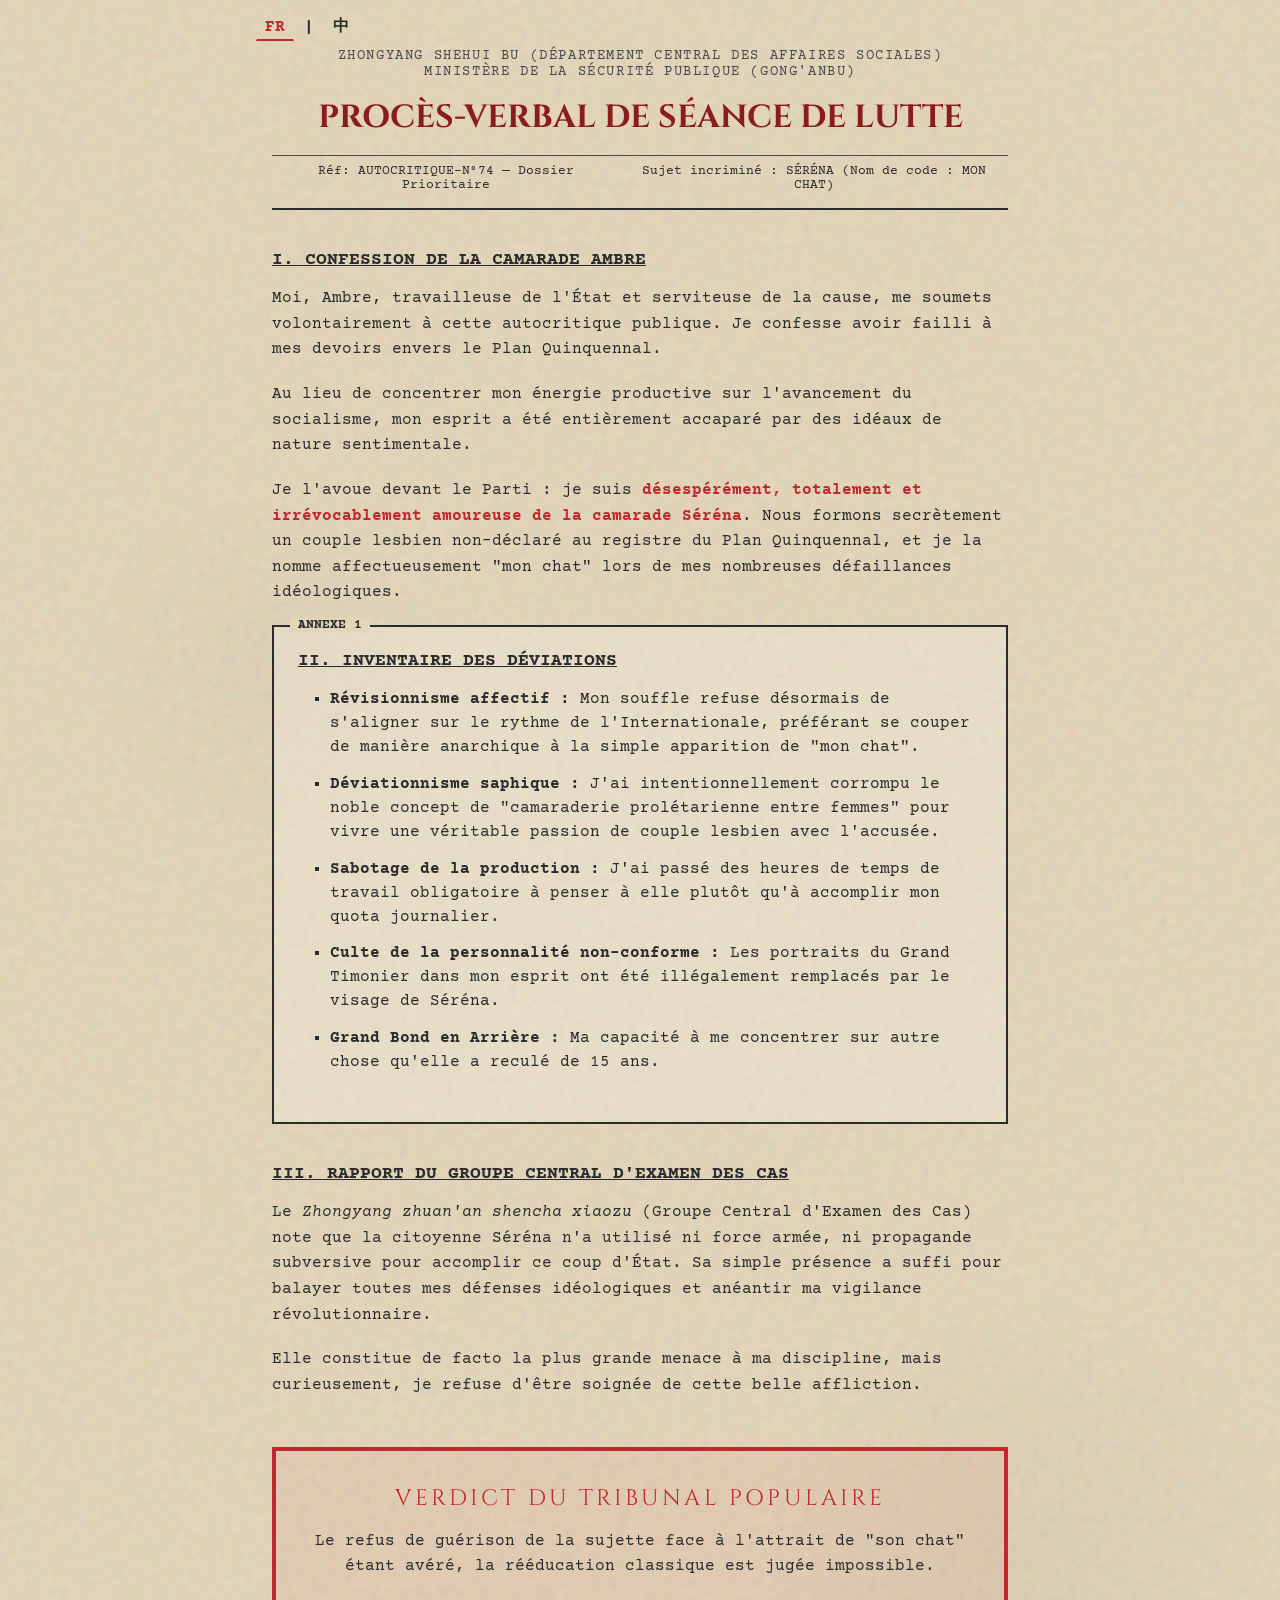
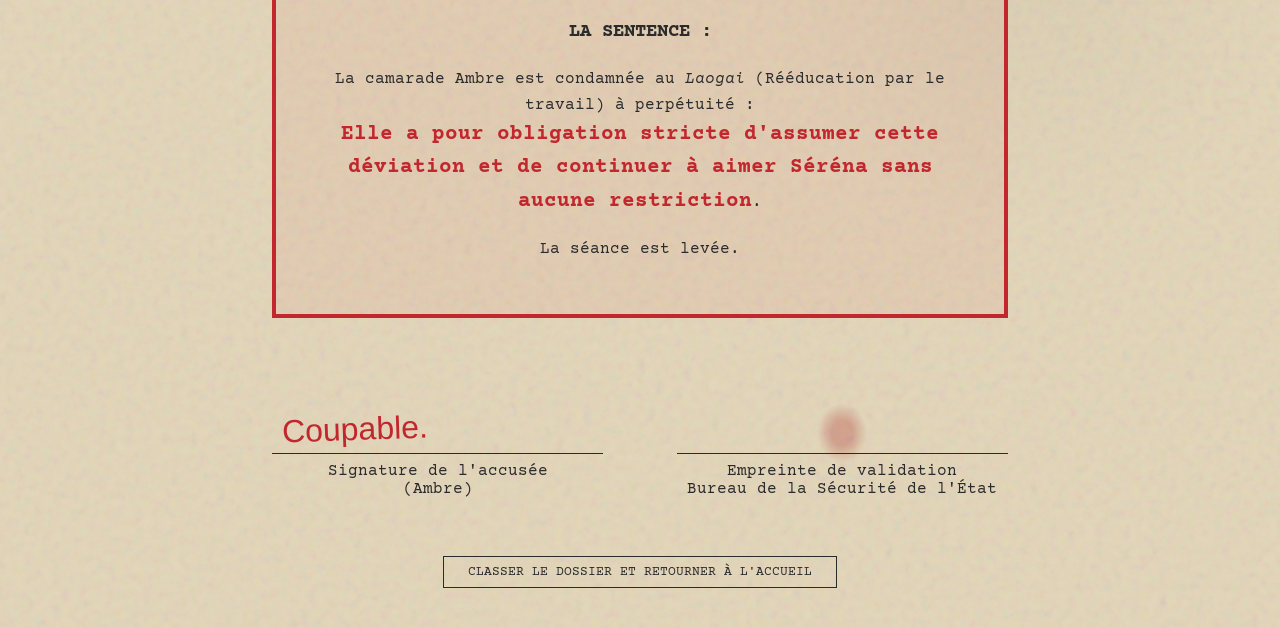
<file: camarade.html>
<!DOCTYPE html>
<html lang="fr">
<head>
    <meta charset="UTF-8">
    <meta name="viewport" content="width=device-width, initial-scale=1.0">
    <title>PROCÈS-VERBAL D'AUTOCRITIQUE</title>
    <link rel="icon" type="image/jpeg" href="images/favicon.jpg">
    <link href="https://fonts.googleapis.com/css2?family=Cinzel:wght@700;900&family=Courier+Prime:ital,wght@0,400;0,700;1,400;1,700&display=swap" rel="stylesheet">
    <style>
        :root {
            --red: #c1272d;
            --dark-red: #8a1c1c;
            --paper: #e3d5b8;
            --ink: #2b2b2b;
            --faded-ink: #4a4a4a;
        }

        * { box-sizing: border-box; margin: 0; padding: 0; }

        body {
            background-color: var(--paper);
            color: var(--ink);
            font-family: 'Courier Prime', monospace;
            min-height: 100vh;
            background-image: 
                radial-gradient(circle at 20% 30%, rgba(0,0,0,0.02) 0%, transparent 10%),
                radial-gradient(circle at 80% 70%, rgba(0,0,0,0.03) 0%, transparent 15%),
                url("data:image/svg+xml,%3Csvg viewBox='0 0 200 200' xmlns='http://www.w3.org/2000/svg'%3E%3Cfilter id='n'%3E%3CfeTurbulence type='fractalNoise' baseFrequency='0.7' numOctaves='4' stitchTiles='stitch'/%3E%3C/filter%3E%3Crect width='100%25' height='100%25' filter='url(%23n)' opacity='0.15'/%3E%3C/svg%3E");
        }

        .container {
            max-width: 800px;
            margin: 0 auto;
            padding: 3rem 2rem;
            position: relative;
        }

        /* Lang Switcher */
        .lang-switch {
            position: absolute;
            top: 1rem;
            left: 1rem;
            font-family: 'Courier Prime', monospace;
            font-weight: 700;
        }

        .lang-switch a {
            color: var(--ink);
            text-decoration: none;
            padding: 0.2rem 0.5rem;
            border: 1px solid transparent;
            transition: all 0.2s;
        }

        .lang-switch a:hover {
            border-color: var(--ink);
        }

        .lang-switch a.active {
            color: var(--red);
            border-bottom: 2px solid var(--red);
        }

        .stamp-secret {
            position: absolute;
            top: 2rem;
            right: 1rem;
            border: 4px double var(--red);
            color: var(--red);
            font-family: 'Cinzel', serif;
            font-weight: 900;
            font-size: 1.5rem;
            padding: 0.5rem 1rem;
            transform: rotate(12deg);
            opacity: 0.85;
            letter-spacing: 0.1rem;
            pointer-events: none;
        }

        .document-header {
            text-align: center;
            border-bottom: 2px solid var(--ink);
            padding-bottom: 1rem;
            margin-bottom: 2rem;
        }

        .ministry {
            font-size: 0.9rem;
            text-transform: uppercase;
            letter-spacing: 0.1rem;
            margin-bottom: 1rem;
            color: var(--faded-ink);
        }

        h1 {
            font-family: 'Cinzel', serif;
            font-size: 2rem;
            color: var(--dark-red);
            margin-bottom: 0.5rem;
        }

        .doc-meta {
            display: flex;
            justify-content: space-between;
            font-size: 0.8rem;
            margin-top: 1rem;
            border-top: 1px solid var(--faded-ink);
            padding-top: 0.5rem;
        }

        p {
            line-height: 1.6;
            margin-bottom: 1.2rem;
            font-size: 1rem;
        }

        .highlight-red {
            color: var(--red);
            font-weight: 700;
        }

        .handwritten {
            font-family: 'Brush Script MT', cursive, sans-serif;
            font-size: 1.4rem;
            color: var(--red);
            transform: rotate(-2deg);
            display: inline-block;
        }

        .section-title {
            font-weight: 700;
            font-size: 1.1rem;
            text-decoration: underline;
            margin: 2.5rem 0 1rem;
            text-transform: uppercase;
        }

        .form-box {
            border: 2px solid var(--ink);
            padding: 1.5rem;
            margin-bottom: 2rem;
            background: rgba(255,255,255,0.2);
            position: relative;
        }

        .form-box::before {
            content: "ANNEXE 1";
            position: absolute;
            top: -0.6rem;
            left: 1rem;
            background: var(--paper);
            padding: 0 0.5rem;
            font-size: 0.8rem;
            font-weight: 700;
        }

        ul {
            list-style-type: square;
            margin-left: 2rem;
            margin-bottom: 1.5rem;
        }

        li {
            margin-bottom: 0.8rem;
            line-height: 1.5;
        }

        .verdict {
            border: 4px solid var(--red);
            padding: 2rem;
            text-align: center;
            margin-top: 3rem;
            background: rgba(193, 39, 45, 0.05);
            position: relative;
        }

        .verdict-title {
            font-family: 'Cinzel', serif;
            color: var(--red);
            font-size: 1.4rem;
            margin-bottom: 1rem;
            letter-spacing: 0.2rem;
        }

        .signatures {
            display: flex;
            justify-content: space-between;
            margin-top: 4rem;
            padding-top: 2rem;
        }

        .sig-block {
            text-align: center;
            width: 45%;
        }

        .sig-line {
            border-bottom: 1px solid var(--ink);
            height: 40px;
            margin-bottom: 0.5rem;
            position: relative;
        }

        .fingerprint {
            position: absolute;
            bottom: -10px;
            left: 50%;
            transform: translateX(-50%);
            width: 50px;
            height: 60px;
            background-image: radial-gradient(ellipse, rgba(193, 39, 45, 0.4) 30%, transparent 70%);
            border-radius: 50% 50% 40% 40%;
            opacity: 0.7;
            mix-blend-mode: multiply;
        }

        .back-btn {
            display: block;
            text-align: center;
            margin-top: 4rem;
        }

        .back-btn a {
            color: var(--ink);
            text-decoration: none;
            border: 1px solid var(--ink);
            padding: 0.5rem 1.5rem;
            text-transform: uppercase;
            font-size: 0.8rem;
            transition: all 0.3s;
        }

        .back-btn a:hover {
            background: var(--ink);
            color: var(--paper);
        }

        @media (max-width: 600px) {
            .container { padding: 1.5rem 1rem; }
            h1 { font-size: 1.4rem; }
            .doc-meta { flex-direction: column; gap: 0.5rem; text-align: center; }
            .form-box { padding: 1rem; }
            .form-box ul { margin-left: 1rem; }
            .verdict { padding: 1.2rem; }
            .signatures { flex-direction: column; gap: 3rem; }
            .sig-block { width: 100%; }
            p { font-size: 0.9rem; }
        }
    </style>
</head>
<body>
    <div class="container">
        
        <!-- Language Switcher -->
        <div class="lang-switch">
            <a href="camarade.html" class="active">FR</a> | <a href="camarade_zh.html">中</a>
        </div>

        <div class="document-header">
            <div class="ministry">Zhongyang Shehui Bu (Département Central des Affaires Sociales)<br>Ministère de la Sécurité Publique (Gong'anbu)</div>
            <h1>PROCÈS-VERBAL DE SÉANCE DE LUTTE</h1>
            <div class="doc-meta">
                <span>Réf: AUTOCRITIQUE-N°74 — Dossier Prioritaire</span>
                <span>Sujet incriminé : SÉRÉNA (Nom de code : MON CHAT)</span>
            </div>
        </div>

        <div class="section-title">I. CONFESSION DE LA CAMARADE AMBRE</div>
        <p>Moi, Ambre, travailleuse de l'État et serviteuse de la cause, me soumets volontairement à cette autocritique publique. Je confesse avoir failli à mes devoirs envers le Plan Quinquennal.</p>
        <p>Au lieu de concentrer mon énergie productive sur l'avancement du socialisme, mon esprit a été entièrement accaparé par des idéaux de nature sentimentale.</p>
        <p>Je l'avoue devant le Parti : je suis <span class="highlight-red">désespérément, totalement et irrévocablement amoureuse de la camarade Séréna</span>. Nous formons secrètement un couple lesbien non-déclaré au registre du Plan Quinquennal, et je la nomme affectueusement "mon chat" lors de mes nombreuses défaillances idéologiques.</p>

        <div class="form-box">
            <div class="section-title" style="margin-top:0;">II. INVENTAIRE DES DÉVIATIONS</div>
            <ul>
                <li><strong>Révisionnisme affectif :</strong> Mon souffle refuse désormais de s'aligner sur le rythme de l'Internationale, préférant se couper de manière anarchique à la simple apparition de "mon chat".</li>
                <li><strong>Déviationnisme saphique :</strong> J'ai intentionnellement corrompu le noble concept de "camaraderie prolétarienne entre femmes" pour vivre une véritable passion de couple lesbien avec l'accusée.</li>
                <li><strong>Sabotage de la production :</strong> J'ai passé des heures de temps de travail obligatoire à penser à elle plutôt qu'à accomplir mon quota journalier.</li>
                <li><strong>Culte de la personnalité non-conforme :</strong> Les portraits du Grand Timonier dans mon esprit ont été illégalement remplacés par le visage de Séréna.</li>
                <li><strong>Grand Bond en Arrière :</strong> Ma capacité à me concentrer sur autre chose qu'elle a reculé de 15 ans.</li>
            </ul>
        </div>

        <div class="section-title">III. RAPPORT DU GROUPE CENTRAL D'EXAMEN DES CAS</div>
        <p>Le <em>Zhongyang zhuan'an shencha xiaozu</em> (Groupe Central d'Examen des Cas) note que la citoyenne Séréna n'a utilisé ni force armée, ni propagande subversive pour accomplir ce coup d'État. Sa simple présence a suffi pour balayer toutes mes défenses idéologiques et anéantir ma vigilance révolutionnaire.</p>
        <p>Elle constitue de facto la plus grande menace à ma discipline, mais curieusement, je refuse d'être soignée de cette belle affliction.</p>

        <div class="verdict">
            <div class="verdict-title">VERDICT DU TRIBUNAL POPULAIRE</div>
            <p>Le refus de guérison de la sujette face à l'attrait de "son chat" étant avéré, la rééducation classique est jugée impossible.</p>
            <br>
            <p style="font-size:1.2rem; font-weight:700;">LA SENTENCE :</p>
            <p>La camarade Ambre est condamnée au <em>Laogai</em> (Rééducation par le travail) à perpétuité : <br><span class="highlight-red" style="font-size:1.3rem;">Elle a pour obligation stricte d'assumer cette déviation et de continuer à aimer Séréna sans aucune restriction</span>.</p>
            <p>La séance est levée.</p>
        </div>

        <div class="signatures">
            <div class="sig-block">
                <div class="sig-line">
                    <span class="handwritten" style="font-size:2rem; position:absolute; bottom:5px; left:10px;">Coupable.</span>
                </div>
                <span>Signature de l'accusée<br>(Ambre)</span>
            </div>
            <div class="sig-block">
                <div class="sig-line">
                    <div class="fingerprint"></div>
                </div>
                <span>Empreinte de validation<br>Bureau de la Sécurité de l'État</span>
            </div>
        </div>

        <div class="back-btn">
            <a href="index.html">Classer le dossier et retourner à l'accueil</a>
        </div>
    </div>
</body>
</html>
</file>
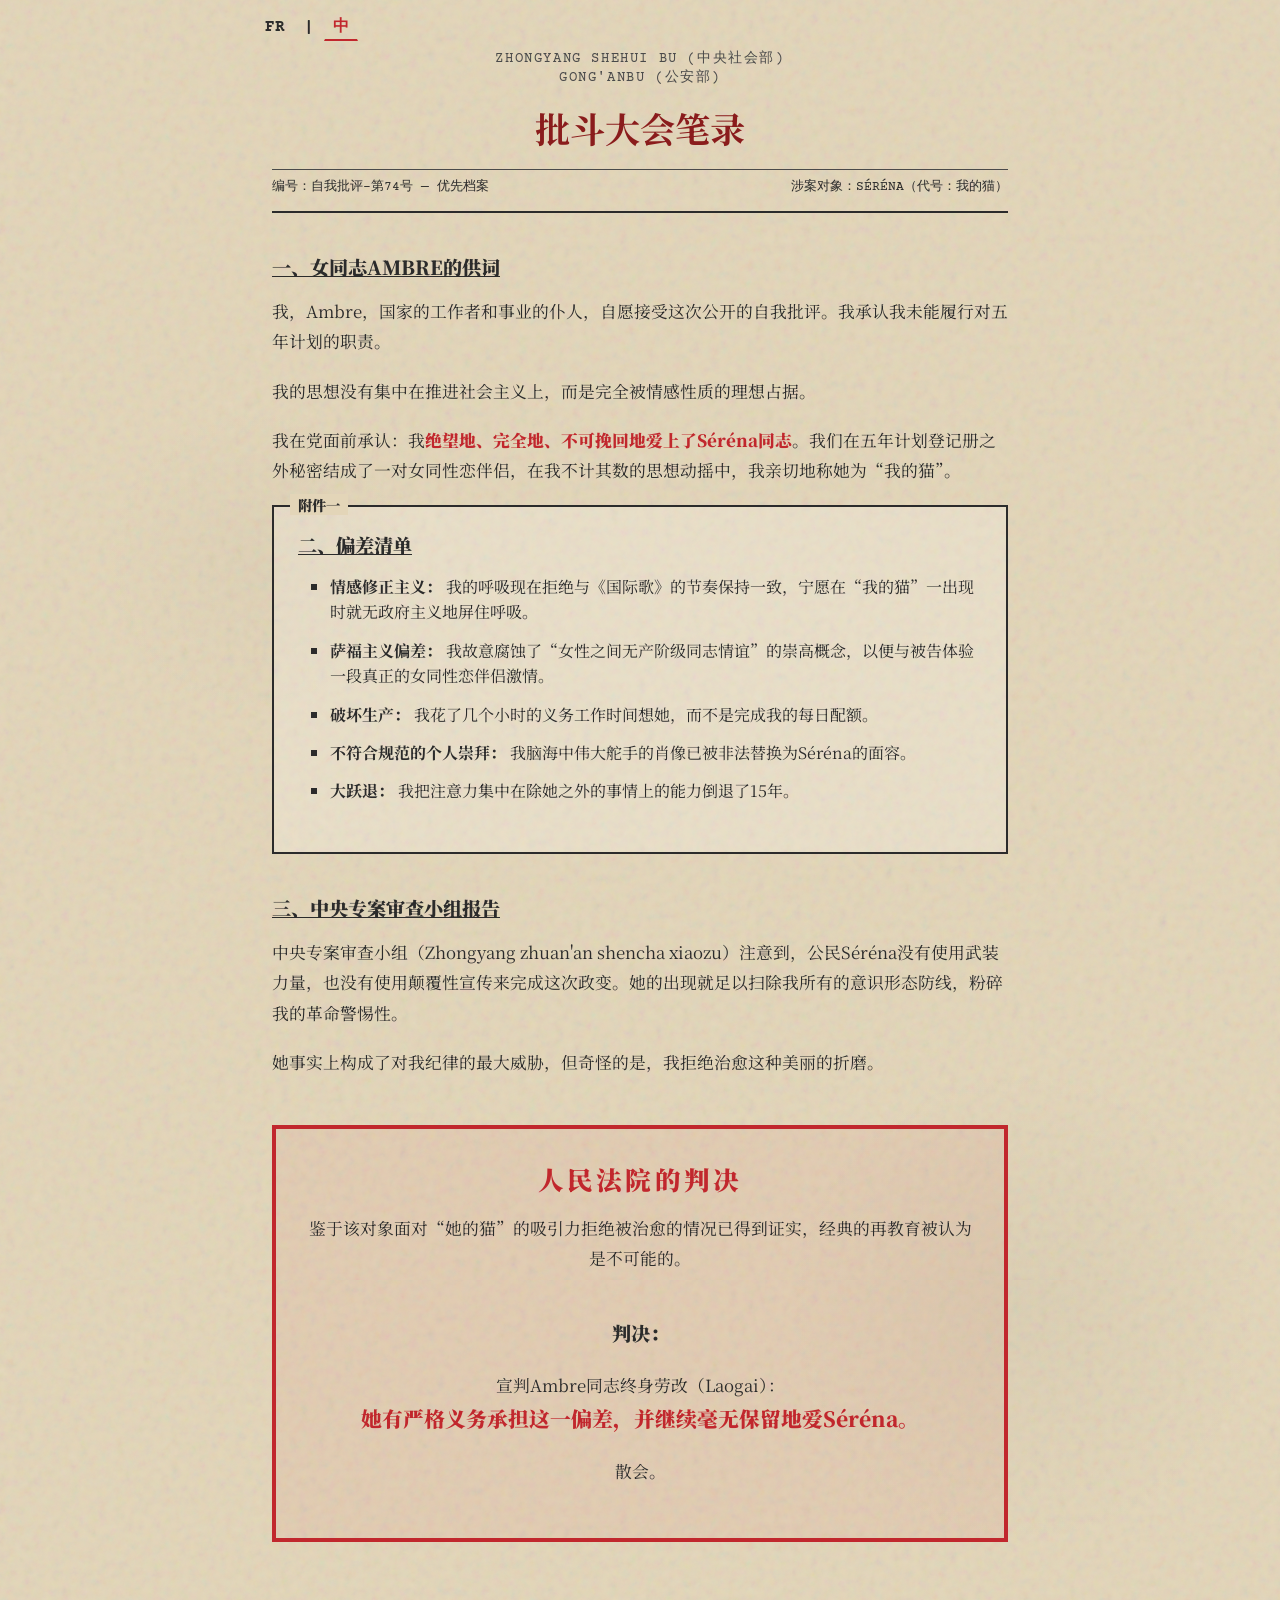
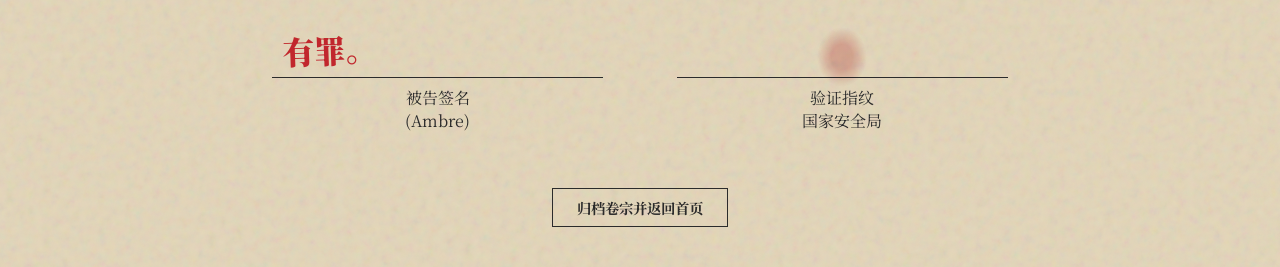
<file: camarade_zh.html>
<!DOCTYPE html>
<html lang="zh">
<head>
    <meta charset="UTF-8">
    <meta name="viewport" content="width=device-width, initial-scale=1.0">
    <title>批斗大会笔录</title>
    <link rel="icon" type="image/jpeg" href="images/favicon.jpg">
    <link href="https://fonts.googleapis.com/css2?family=Cinzel:wght@700;900&family=Courier+Prime:ital,wght@0,400;0,700;1,400;1,700&family=Noto+Serif+SC:wght@400;700;900&display=swap" rel="stylesheet">
    <style>
        :root {
            --red: #c1272d;
            --dark-red: #8a1c1c;
            --paper: #e3d5b8;
            --ink: #2b2b2b;
            --faded-ink: #4a4a4a;
        }

        * { box-sizing: border-box; margin: 0; padding: 0; }

        body {
            background-color: var(--paper);
            color: var(--ink);
            font-family: 'Noto Serif SC', 'Courier Prime', monospace;
            min-height: 100vh;
            background-image: 
                radial-gradient(circle at 20% 30%, rgba(0,0,0,0.02) 0%, transparent 10%),
                radial-gradient(circle at 80% 70%, rgba(0,0,0,0.03) 0%, transparent 15%),
                url("data:image/svg+xml,%3Csvg viewBox='0 0 200 200' xmlns='http://www.w3.org/2000/svg'%3E%3Cfilter id='n'%3E%3CfeTurbulence type='fractalNoise' baseFrequency='0.7' numOctaves='4' stitchTiles='stitch'/%3E%3C/filter%3E%3Crect width='100%25' height='100%25' filter='url(%23n)' opacity='0.15'/%3E%3C/svg%3E");
        }

        .container {
            max-width: 800px;
            margin: 0 auto;
            padding: 3rem 2rem;
            position: relative;
        }

        /* Lang Switcher */
        .lang-switch {
            position: absolute;
            top: 1rem;
            left: 1rem;
            font-family: 'Courier Prime', monospace;
            font-weight: 700;
        }

        .lang-switch a {
            color: var(--ink);
            text-decoration: none;
            padding: 0.2rem 0.5rem;
            border: 1px solid transparent;
            transition: all 0.2s;
        }

        .lang-switch a:hover {
            border-color: var(--ink);
        }

        .lang-switch a.active {
            color: var(--red);
            border-bottom: 2px solid var(--red);
        }

        .stamp-secret {
            position: absolute;
            top: 2rem;
            right: 1rem;
            border: 4px double var(--red);
            color: var(--red);
            font-family: 'Noto Serif SC', serif;
            font-weight: 900;
            font-size: 1.5rem;
            padding: 0.5rem 1rem;
            transform: rotate(12deg);
            opacity: 0.85;
            letter-spacing: 0.1rem;
            pointer-events: none;
        }

        .document-header {
            text-align: center;
            border-bottom: 2px solid var(--ink);
            padding-bottom: 1rem;
            margin-bottom: 2rem;
        }

        .ministry {
            font-size: 0.9rem;
            text-transform: uppercase;
            letter-spacing: 0.1rem;
            margin-bottom: 1rem;
            color: var(--faded-ink);
            font-family: 'Courier Prime', monospace;
        }

        h1 {
            font-family: 'Noto Serif SC', serif;
            font-size: 2.2rem;
            color: var(--dark-red);
            margin-bottom: 0.5rem;
        }

        .doc-meta {
            display: flex;
            justify-content: space-between;
            font-size: 0.8rem;
            margin-top: 1rem;
            border-top: 1px solid var(--faded-ink);
            padding-top: 0.5rem;
            font-family: 'Courier Prime', monospace;
        }

        p {
            line-height: 1.8;
            margin-bottom: 1.2rem;
            font-size: 1.05rem;
        }

        .highlight-red {
            color: var(--red);
            font-weight: 900;
        }

        .handwritten {
            font-family: 'Noto Serif SC', cursive, sans-serif;
            font-weight: 900;
            font-size: 1.8rem;
            color: var(--red);
            transform: rotate(-2deg);
            display: inline-block;
        }

        .section-title {
            font-weight: 900;
            font-size: 1.2rem;
            text-decoration: underline;
            margin: 2.5rem 0 1rem;
        }

        .form-box {
            border: 2px solid var(--ink);
            padding: 1.5rem;
            margin-bottom: 2rem;
            background: rgba(255,255,255,0.2);
            position: relative;
        }

        .form-box::before {
            content: "附件一";
            position: absolute;
            top: -0.8rem;
            left: 1rem;
            background: var(--paper);
            padding: 0 0.5rem;
            font-size: 0.9rem;
            font-weight: 900;
        }

        ul {
            list-style-type: square;
            margin-left: 2rem;
            margin-bottom: 1.5rem;
        }

        li {
            margin-bottom: 0.8rem;
            line-height: 1.6;
        }

        .verdict {
            border: 4px solid var(--red);
            padding: 2rem;
            text-align: center;
            margin-top: 3rem;
            background: rgba(193, 39, 45, 0.05);
            position: relative;
        }

        .verdict-title {
            font-family: 'Noto Serif SC', serif;
            color: var(--red);
            font-size: 1.6rem;
            margin-bottom: 1rem;
            letter-spacing: 0.2rem;
            font-weight: 900;
        }

        .signatures {
            display: flex;
            justify-content: space-between;
            margin-top: 4rem;
            padding-top: 2rem;
        }

        .sig-block {
            text-align: center;
            width: 45%;
        }

        .sig-line {
            border-bottom: 1px solid var(--ink);
            height: 40px;
            margin-bottom: 0.5rem;
            position: relative;
        }

        .fingerprint {
            position: absolute;
            bottom: -10px;
            left: 50%;
            transform: translateX(-50%);
            width: 50px;
            height: 60px;
            background-image: radial-gradient(ellipse, rgba(193, 39, 45, 0.4) 30%, transparent 70%);
            border-radius: 50% 50% 40% 40%;
            opacity: 0.7;
            mix-blend-mode: multiply;
        }

        .back-btn {
            display: block;
            text-align: center;
            margin-top: 4rem;
        }

        .back-btn a {
            color: var(--ink);
            text-decoration: none;
            border: 1px solid var(--ink);
            padding: 0.5rem 1.5rem;
            font-weight: 700;
            font-size: 0.9rem;
            transition: all 0.3s;
        }

        .back-btn a:hover {
            background: var(--ink);
            color: var(--paper);
        }

        @media (max-width: 600px) {
            .container { padding: 1.5rem 1rem; }
            h1 { font-size: 1.6rem; }
            .doc-meta { flex-direction: column; gap: 0.5rem; text-align: center; }
            .form-box { padding: 1rem; }
            .form-box ul { margin-left: 1rem; }
            .verdict { padding: 1.2rem; }
            .signatures { flex-direction: column; gap: 3rem; }
            .sig-block { width: 100%; }
            p { font-size: 1rem; }
        }
    </style>
</head>
<body>
    <div class="container">
        
        <!-- Language Switcher -->
        <div class="lang-switch">
            <a href="camarade.html">FR</a> | <a href="camarade_zh.html" class="active">中</a>
        </div>

        <div class="document-header">
            <div class="ministry">Zhongyang Shehui Bu (中央社会部)<br>Gong'anbu (公安部)</div>
            <h1>批斗大会笔录</h1>
            <div class="doc-meta">
                <span>编号：自我批评-第74号 — 优先档案</span>
                <span>涉案对象：SÉRÉNA（代号：我的猫）</span>
            </div>
        </div>

        <div class="section-title">一、女同志AMBRE的供词</div>
        <p>我，Ambre，国家的工作者和事业的仆人，自愿接受这次公开的自我批评。我承认我未能履行对五年计划的职责。</p>
        <p>我的思想没有集中在推进社会主义上，而是完全被情感性质的理想占据。</p>
        <p>我在党面前承认：我<span class="highlight-red">绝望地、完全地、不可挽回地爱上了Séréna同志</span>。我们在五年计划登记册之外秘密结成了一对女同性恋伴侣，在我不计其数的思想动摇中，我亲切地称她为“我的猫”。</p>

        <div class="form-box">
            <div class="section-title" style="margin-top:0;">二、偏差清单</div>
            <ul>
                <li><strong>情感修正主义：</strong> 我的呼吸现在拒绝与《国际歌》的节奏保持一致，宁愿在“我的猫”一出现时就无政府主义地屏住呼吸。</li>
                <li><strong>萨福主义偏差：</strong> 我故意腐蚀了“女性之间无产阶级同志情谊”的崇高概念，以便与被告体验一段真正的女同性恋伴侣激情。</li>
                <li><strong>破坏生产：</strong> 我花了几个小时的义务工作时间想她，而不是完成我的每日配额。</li>
                <li><strong>不符合规范的个人崇拜：</strong> 我脑海中伟大舵手的肖像已被非法替换为Séréna的面容。</li>
                <li><strong>大跃退：</strong> 我把注意力集中在除她之外的事情上的能力倒退了15年。</li>
            </ul>
        </div>

        <div class="section-title">三、中央专案审查小组报告</div>
        <p>中央专案审查小组（Zhongyang zhuan'an shencha xiaozu）注意到，公民Séréna没有使用武装力量，也没有使用颠覆性宣传来完成这次政变。她的出现就足以扫除我所有的意识形态防线，粉碎我的革命警惕性。</p>
        <p>她事实上构成了对我纪律的最大威胁，但奇怪的是，我拒绝治愈这种美丽的折磨。</p>

        <div class="verdict">
            <div class="verdict-title">人民法院的判决</div>
            <p>鉴于该对象面对“她的猫”的吸引力拒绝被治愈的情况已得到证实，经典的再教育被认为是不可能的。</p>
            <br>
            <p style="font-size:1.2rem; font-weight:900;">判决：</p>
            <p>宣判Ambre同志终身劳改（Laogai）： <br><span class="highlight-red" style="font-size:1.3rem;">她有严格义务承担这一偏差，并继续毫无保留地爱Séréna。</span></p>
            <p>散会。</p>
        </div>

        <div class="signatures">
            <div class="sig-block">
                <div class="sig-line">
                    <span class="handwritten" style="font-size:2rem; position:absolute; bottom:5px; left:10px;">有罪。</span>
                </div>
                <span>被告签名<br>(Ambre)</span>
            </div>
            <div class="sig-block">
                <div class="sig-line">
                    <div class="fingerprint"></div>
                </div>
                <span>验证指纹<br>国家安全局</span>
            </div>
        </div>

        <div class="back-btn">
            <a href="index.html">归档卷宗并返回首页</a>
        </div>
    </div>
</body>
</html>
</file>
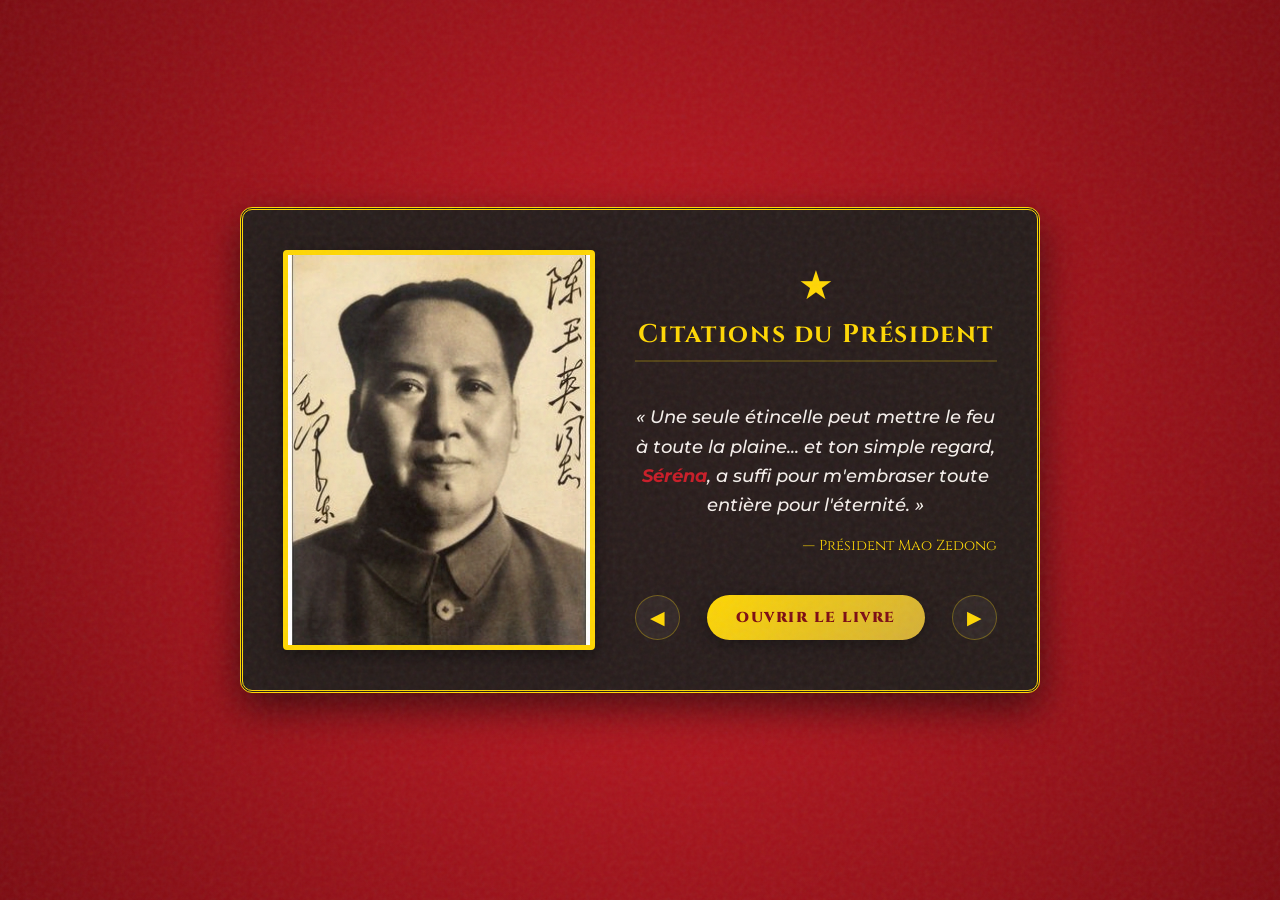
<file: citation.html>
<!DOCTYPE html>
<html lang="fr">
<head>
    <meta charset="UTF-8">
    <meta name="viewport" content="width=device-width, initial-scale=1.0">
    <title>Citations Révolutionnaires & Romantiques</title>
    <link rel="icon" type="image/jpeg" sizes="192x192" href="images/favicon.jpg">
    <link rel="preconnect" href="https://fonts.googleapis.com">
    <link rel="preconnect" href="https://fonts.gstatic.com" crossorigin>
    <link href="https://fonts.googleapis.com/css2?family=Cinzel:wght@700;900&family=Montserrat:wght@400;700;900&display=swap" rel="stylesheet">
    <style>
        :root {
            --color-communist-red: #C91A25;
            --color-dark-red: #7C0A10;
            --color-accent-gold: #FFD700;
            --color-bright-gold: #FFE65A;
            --color-cream-paper: #F5EFEB;
            --color-charcoal: #1F1C1A;
            --font-heading: 'Cinzel', serif;
            --font-body: 'Montserrat', sans-serif;
        }

        * {
            box-sizing: border-box;
            margin: 0;
            padding: 0;
        }

        body {
            font-family: var(--font-body);
            background: radial-gradient(circle at center, var(--color-communist-red) 0%, var(--color-dark-red) 100%);
            color: var(--color-cream-paper);
            min-height: 100vh;
            display: flex;
            justify-content: center;
            align-items: center;
            padding: 2rem;
            position: relative;
            overflow-x: hidden;
        }

        /* Vintage Grain Overlay for retro texture */
        .grain-overlay {
            position: fixed;
            top: 0;
            left: 0;
            width: 100%;
            height: 100%;
            background-image: url("data:image/svg+xml,%3Csvg viewBox='0 0 200 200' xmlns='http://www.w3.org/2000/svg'%3E%3Cfilter id='noiseFilter'%3E%3CfeTurbulence type='fractalNoise' baseFrequency='0.85' numOctaves='3' stitchTiles='stitch'/%3E%3C/filter%3E%3Crect width='100%25' height='100%25' filter='url(%23noiseFilter)' opacity='0.08'/%3E%3C/svg%3E");
            pointer-events: none;
            z-index: 9999;
        }

        .card-container {
            background: rgba(31, 28, 26, 0.95);
            border: 3px double var(--color-accent-gold);
            border-radius: 12px;
            padding: 2.5rem;
            max-width: 800px;
            width: 100%;
            box-shadow: 0 15px 40px rgba(0, 0, 0, 0.6);
            display: flex;
            gap: 2.5rem;
            align-items: center;
            position: relative;
            z-index: 10;
        }

        .poster-frame {
            flex: 1;
            border: 5px solid var(--color-accent-gold);
            box-shadow: 0 5px 15px rgba(0,0,0,0.5);
            border-radius: 4px;
            overflow: hidden;
            max-width: 320px;
            height: 400px;
            display: flex;
            align-items: center;
            justify-content: center;
            background-color: #000;
        }

        .poster-frame img {
            width: 100%;
            height: 100%;
            object-fit: cover;
            display: block;
            filter: sepia(10%) contrast(105%);
            transition: opacity 0.3s ease-in-out;
        }

        .content-area {
            flex: 1.2;
            display: flex;
            flex-direction: column;
            gap: 1.5rem;
            min-height: 380px;
            justify-content: space-between;
        }

        .header-section {
            display: flex;
            flex-direction: column;
            align-items: center;
            gap: 0.5rem;
        }

        .star {
            color: var(--color-accent-gold);
            font-size: 2.5rem;
            text-align: center;
        }

        .quote-title {
            font-family: var(--font-heading);
            font-size: 1.6rem;
            color: var(--color-accent-gold);
            text-align: center;
            letter-spacing: 0.1rem;
            border-bottom: 2px solid rgba(255, 215, 0, 0.2);
            padding-bottom: 0.5rem;
            width: 100%;
        }

        .quote-box {
            display: flex;
            flex-direction: column;
            justify-content: center;
            flex-grow: 1;
            padding: 1rem 0;
        }

        .quote-text {
            font-size: 1.15rem;
            line-height: 1.6;
            font-style: italic;
            text-align: center;
            color: var(--color-cream-paper);
            font-weight: 500;
            transition: opacity 0.3s ease-in-out;
        }

        .quote-author {
            font-family: var(--font-heading);
            font-size: 0.9rem;
            color: var(--color-accent-gold);
            text-align: right;
            margin-top: 1rem;
        }

        .navigation-controls {
            display: flex;
            justify-content: space-between;
            align-items: center;
            width: 100%;
            margin-top: auto;
            gap: 1rem;
        }

        .btn-nav-arrow {
            background: rgba(255, 255, 255, 0.05);
            border: 1px solid rgba(255, 215, 0, 0.3);
            color: var(--color-accent-gold);
            font-size: 1.2rem;
            width: 45px;
            height: 45px;
            border-radius: 50%;
            cursor: pointer;
            display: flex;
            align-items: center;
            justify-content: center;
            transition: all 0.3s ease;
        }

        .btn-nav-arrow:hover {
            background-color: var(--color-communist-red);
            border-color: var(--color-bright-gold);
            color: var(--color-white);
            transform: scale(1.1);
        }

        .btn-back {
            background: linear-gradient(135deg, var(--color-accent-gold) 0%, #D4AF37 100%);
            color: var(--color-dark-red);
            border: none;
            padding: 0.8rem 1.8rem;
            font-family: var(--font-heading);
            font-weight: 900;
            font-size: 0.9rem;
            letter-spacing: 0.1rem;
            border-radius: 30px;
            cursor: pointer;
            text-decoration: none;
            text-transform: uppercase;
            box-shadow: 0 4px 15px rgba(0,0,0,0.4);
            transition: all 0.3s ease;
            text-align: center;
        }

        .btn-back:hover {
            transform: translateY(-2px);
            box-shadow: 0 6px 20px rgba(255, 215, 0, 0.4);
        }

        @media (max-width: 768px) {
            body {
                padding: 1rem;
            }
            .card-container {
                flex-direction: column;
                padding: 1.2rem;
                gap: 1.2rem;
                width: 100%;
                max-width: 100%;
            }
            .poster-frame {
                max-width: 100%;
                width: 100%;
                height: 280px;
            }
            .content-area {
                min-height: auto;
                width: 100%;
                gap: 1rem;
            }
            .quote-title {
                font-size: 1.3rem;
            }
            .quote-text {
                font-size: 1rem;
            }
            .btn-back {
                padding: 0.6rem 1.2rem;
                font-size: 0.8rem;
            }
            .btn-nav-arrow {
                width: 38px;
                height: 38px;
                font-size: 1rem;
            }
        }
    </style>
</head>
<body>
    <div class="grain-overlay"></div>
    <div class="card-container">
        <div class="poster-frame">
            <img id="mao-photo" src="images/mao_portrait.png" alt="Portrait de Mao Zedong">
        </div>
        <div class="content-area">
            <div class="header-section">
                <div class="star">★</div>
                <h2 class="quote-title">Citations du Président</h2>
            </div>
            <div class="quote-box">
                <p id="quote-text" class="quote-text">
                    « Une seule étincelle peut mettre le feu à toute la plaine... et ton simple regard, <span style="color:#C91A25;font-weight:700;">Séréna</span>, a suffi pour m'embraser toute entière pour l'éternité. »
                </p>
                <p id="quote-author" class="quote-author">— Président Mao Zedong</p>
            </div>
            
            <div class="navigation-controls">
                <button id="btn-prev" class="btn-nav-arrow" title="Citation précédente">◀</button>
                <a href="index.html" class="btn-back">Ouvrir le livre</a>
                <button id="btn-next" class="btn-nav-arrow" title="Citation suivante">▶</button>
            </div>
        </div>
    </div>

    <script>
        const S = '<span style="color:#C91A25;font-weight:700;">Séréna</span>';
        const slides = [
            {
                image: "images/mao_portrait.png",
                quote: `« Une seule étincelle peut mettre le feu à toute la plaine... et ton simple regard, ${S}, a suffi pour m'embraser toute entière pour l'éternité. »`
            },
            {
                image: "images/mao_portrait_2.jpg",
                quote: `« La force dirigeante de notre cause, c'est le Parti communiste... mais la force dirigeante de mes pensées quotidiennes, ${S}, c'est toi. »`
            },
            {
                image: "images/Chinese_Photographer_-_Mao_Zedong_-_(MeisterDrucke-1082646).webp",
                quote: `« Les réactionnaires sont des tigres en papier, ${S}. Ma résistance face à ton charme l'est tout autant. »`
            },
            {
                image: "images/chinese-leader-mao-zedong-reviewing-for-the-first-time-the-army-forces-of-the-great.webp",
                quote: `« Pour mener la révolution, il faut s'appuyer sur les masses. Pour être heureuse, ${S}, je n'ai besoin de m'appuyer que sur toi. »`
            },
            {
                image: "images/mao-zedong-chinese-communist-revolutionary-and-leader-c1950s-c1960s-the-son-of-a-peasant.webp",
                quote: `« La révolution n'est pas un dîner de gala, ${S}... mais j'aimerais tellement t'inviter à dîner en tête-à-tête. »`
            },
            {
                image: "images/4d8034e5f38d243dcceebce9810453da.webp",
                quote: `« Voyager sur dix mille lis ne vaut pas un seul pas à tes côtés, ${S}. »`
            }
        ];

        let currentIndex = 0;
        const photoEl = document.getElementById("mao-photo");
        const quoteEl = document.getElementById("quote-text");
        const btnPrev = document.getElementById("btn-prev");
        const btnNext = document.getElementById("btn-next");

        function updateSlide(index) {
            photoEl.style.opacity = 0.3;
            quoteEl.style.opacity = 0;
            
            setTimeout(() => {
                photoEl.src = slides[index].image;
                quoteEl.innerHTML = slides[index].quote;
                photoEl.style.opacity = 1;
                quoteEl.style.opacity = 1;
            }, 300);
        }

        btnPrev.addEventListener("click", () => {
            currentIndex = (currentIndex - 1 + slides.length) % slides.length;
            updateSlide(currentIndex);
        });

        btnNext.addEventListener("click", () => {
            currentIndex = (currentIndex + 1) % slides.length;
            updateSlide(currentIndex);
        });
    </script>
</body>
</html>
</file>
